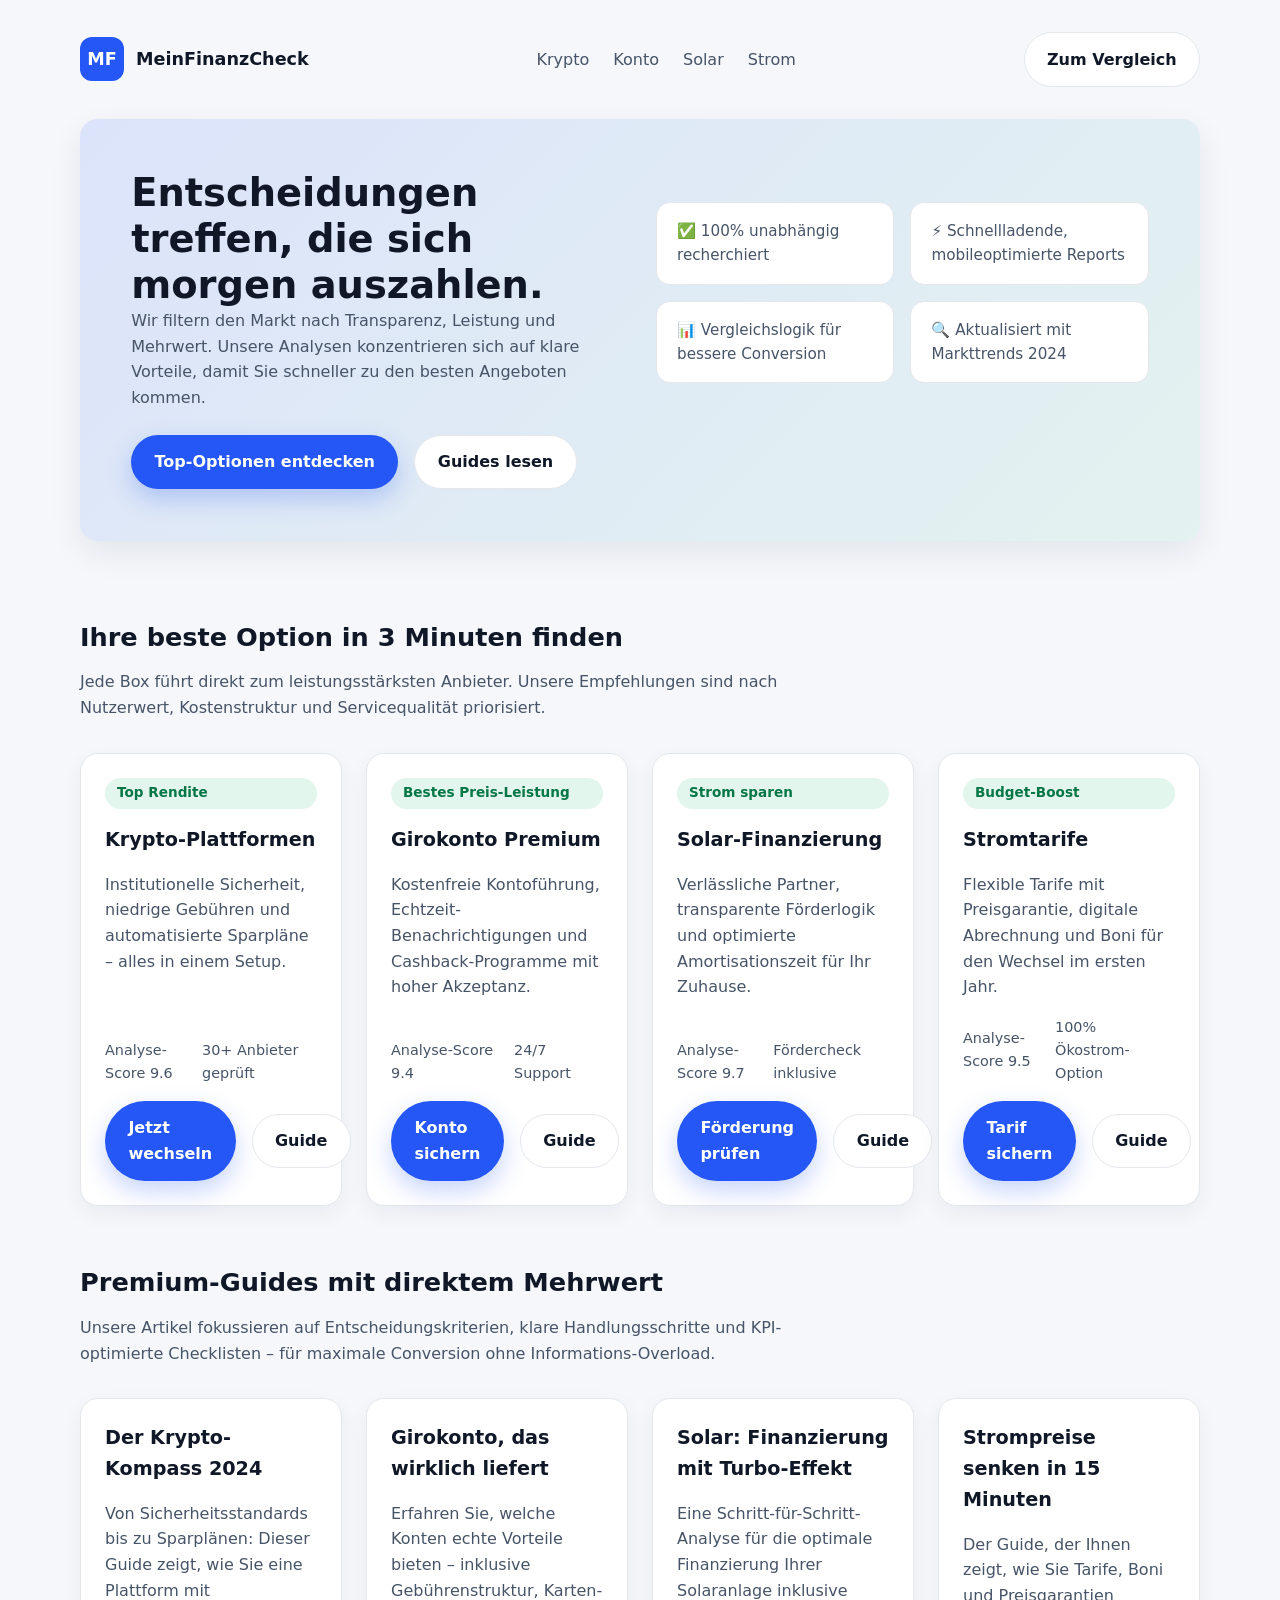
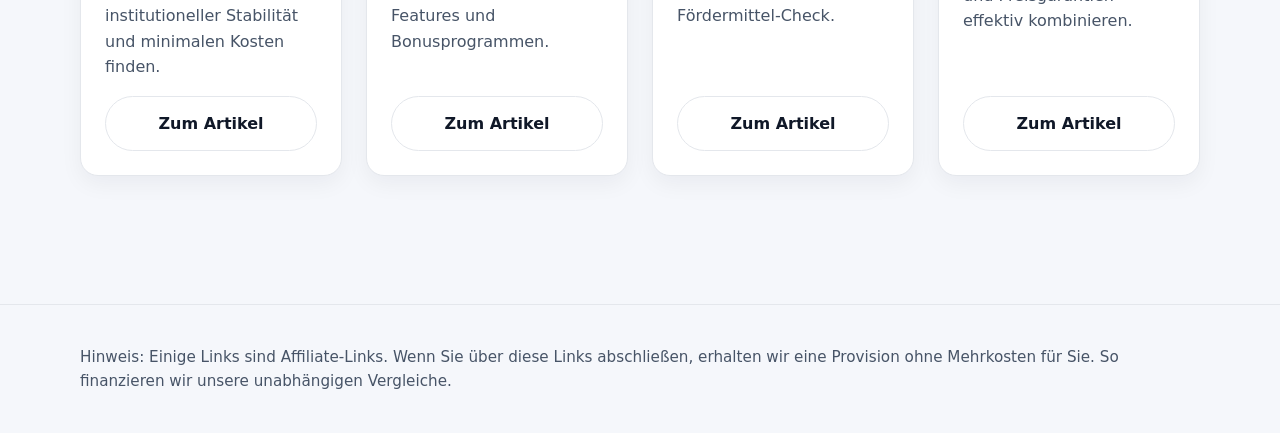
<file: index.html>
<!DOCTYPE html>
<html lang="de">
  <head>
    <meta charset="UTF-8" />
    <meta name="viewport" content="width=device-width, initial-scale=1" />
    <title>MeinFinanzCheck – Premium-Vergleiche für smartere Entscheidungen</title>
    <meta
      name="description"
      content="Vergleiche hochwertige Finanz- und Energieangebote mit klaren Empfehlungen. Professionell aufbereitete Guides für Krypto, Konten, Solar und Strom."
    />
    <link rel="stylesheet" href="styles.css" />
  </head>
  <body>
    <header class="header">
      <div class="container">
        <nav>
          <a class="logo" href="index.html" aria-label="MeinFinanzCheck Startseite">
            <span>MF</span>
            MeinFinanzCheck
          </a>
          <div class="nav-links">
            <a href="krypto.html">Krypto</a>
            <a href="konto.html">Konto</a>
            <a href="solar.html">Solar</a>
            <a href="strom.html">Strom</a>
          </div>
          <a class="button secondary" href="#vergleich">Zum Vergleich</a>
        </nav>

        <section class="hero">
          <div>
            <h1>Entscheidungen treffen, die sich morgen auszahlen.</h1>
            <p>
              Wir filtern den Markt nach Transparenz, Leistung und Mehrwert. Unsere Analysen konzentrieren sich
              auf klare Vorteile, damit Sie schneller zu den besten Angeboten kommen.
            </p>
            <div class="cta-group">
              <a class="button primary" href="#vergleich">Top-Optionen entdecken</a>
              <a class="button secondary" href="#guides">Guides lesen</a>
            </div>
          </div>
          <div>
            <div class="trust">
              <div class="trust-card">✅ 100% unabhängig recherchiert</div>
              <div class="trust-card">⚡ Schnellladende, mobileoptimierte Reports</div>
              <div class="trust-card">📊 Vergleichslogik für bessere Conversion</div>
              <div class="trust-card">🔍 Aktualisiert mit Markttrends 2024</div>
            </div>
          </div>
        </section>
      </div>
    </header>

    <main>
      <section id="vergleich" class="section container">
        <h2>Ihre beste Option in 3 Minuten finden</h2>
        <p class="lead">
          Jede Box führt direkt zum leistungsstärksten Anbieter. Unsere Empfehlungen sind nach Nutzerwert,
          Kostenstruktur und Servicequalität priorisiert.
        </p>

        <div class="card-grid">
          <article class="card">
            <div class="badge">Top Rendite</div>
            <h3>Krypto-Plattformen</h3>
            <p>
              Institutionelle Sicherheit, niedrige Gebühren und automatisierte Sparpläne – alles in einem Setup.
            </p>
            <div class="meta">
              <span>Analyse-Score 9.6</span>
              <span>30+ Anbieter geprüft</span>
            </div>
            <div class="cta">
              <a class="button primary" href="https://example.com/aff/krypto?ref=meinfinanzcheck">Jetzt wechseln</a>
              <a class="button secondary" href="krypto.html">Guide</a>
            </div>
          </article>

          <article class="card">
            <div class="badge">Bestes Preis-Leistung</div>
            <h3>Girokonto Premium</h3>
            <p>
              Kostenfreie Kontoführung, Echtzeit-Benachrichtigungen und Cashback-Programme mit hoher Akzeptanz.
            </p>
            <div class="meta">
              <span>Analyse-Score 9.4</span>
              <span>24/7 Support</span>
            </div>
            <div class="cta">
              <a class="button primary" href="https://example.com/aff/konto?ref=meinfinanzcheck">Konto sichern</a>
              <a class="button secondary" href="konto.html">Guide</a>
            </div>
          </article>

          <article class="card">
            <div class="badge">Strom sparen</div>
            <h3>Solar-Finanzierung</h3>
            <p>
              Verlässliche Partner, transparente Förderlogik und optimierte Amortisationszeit für Ihr Zuhause.
            </p>
            <div class="meta">
              <span>Analyse-Score 9.7</span>
              <span>Fördercheck inklusive</span>
            </div>
            <div class="cta">
              <a class="button primary" href="https://example.com/aff/solar?ref=meinfinanzcheck">Förderung prüfen</a>
              <a class="button secondary" href="solar.html">Guide</a>
            </div>
          </article>

          <article class="card">
            <div class="badge">Budget-Boost</div>
            <h3>Stromtarife</h3>
            <p>
              Flexible Tarife mit Preisgarantie, digitale Abrechnung und Boni für den Wechsel im ersten Jahr.
            </p>
            <div class="meta">
              <span>Analyse-Score 9.5</span>
              <span>100% Ökostrom-Option</span>
            </div>
            <div class="cta">
              <a class="button primary" href="https://example.com/aff/strom?ref=meinfinanzcheck">Tarif sichern</a>
              <a class="button secondary" href="strom.html">Guide</a>
            </div>
          </article>
        </div>
      </section>

      <section id="guides" class="section container">
        <h2>Premium-Guides mit direktem Mehrwert</h2>
        <p class="lead">
          Unsere Artikel fokussieren auf Entscheidungskriterien, klare Handlungsschritte und KPI-optimierte
          Checklisten – für maximale Conversion ohne Informations-Overload.
        </p>

        <div class="card-grid">
          <article class="card">
            <h3>Der Krypto-Kompass 2024</h3>
            <p>
              Von Sicherheitsstandards bis zu Sparplänen: Dieser Guide zeigt, wie Sie eine Plattform mit
              institutioneller Stabilität und minimalen Kosten finden.
            </p>
            <a class="button secondary" href="krypto.html">Zum Artikel</a>
          </article>

          <article class="card">
            <h3>Girokonto, das wirklich liefert</h3>
            <p>
              Erfahren Sie, welche Konten echte Vorteile bieten – inklusive Gebührenstruktur, Karten-Features und
              Bonusprogrammen.
            </p>
            <a class="button secondary" href="konto.html">Zum Artikel</a>
          </article>

          <article class="card">
            <h3>Solar: Finanzierung mit Turbo-Effekt</h3>
            <p>
              Eine Schritt-für-Schritt-Analyse für die optimale Finanzierung Ihrer Solaranlage inklusive
              Fördermittel-Check.
            </p>
            <a class="button secondary" href="solar.html">Zum Artikel</a>
          </article>

          <article class="card">
            <h3>Strompreise senken in 15 Minuten</h3>
            <p>
              Der Guide, der Ihnen zeigt, wie Sie Tarife, Boni und Preisgarantien effektiv kombinieren.
            </p>
            <a class="button secondary" href="strom.html">Zum Artikel</a>
          </article>
        </div>
      </section>
    </main>

    <footer class="footer">
      <div class="container">
        <p>
          Hinweis: Einige Links sind Affiliate-Links. Wenn Sie über diese Links abschließen, erhalten wir eine
          Provision ohne Mehrkosten für Sie. So finanzieren wir unsere unabhängigen Vergleiche.
        </p>
      </div>
    </footer>
  </body>
</html>
</file>
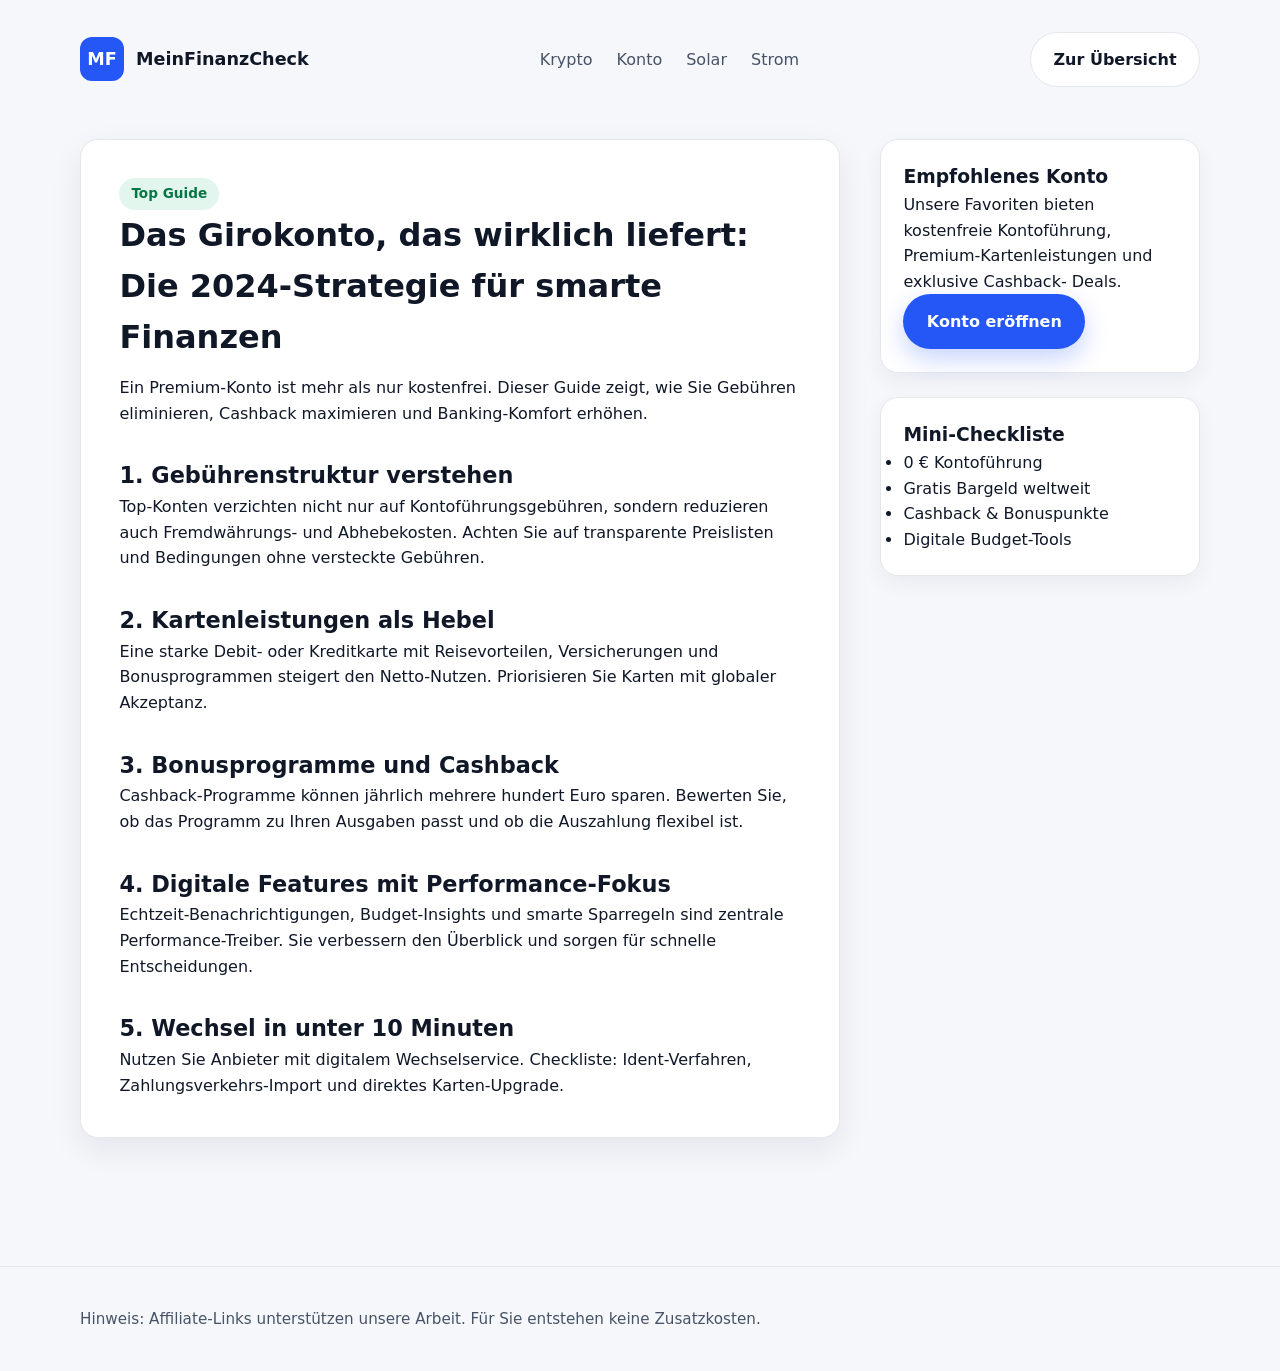
<file: konto.html>
<!DOCTYPE html>
<html lang="de">
  <head>
    <meta charset="UTF-8" />
    <meta name="viewport" content="width=device-width, initial-scale=1" />
    <title>Premium Girokonto Guide – MeinFinanzCheck</title>
    <meta
      name="description"
      content="Girokonto-Guide mit Fokus auf Gebühren, Kartenleistungen und Bonusprogramme. Finden Sie das Konto mit maximalem Mehrwert."
    />
    <link rel="stylesheet" href="styles.css" />
  </head>
  <body>
    <header class="header">
      <div class="container">
        <nav>
          <a class="logo" href="index.html"><span>MF</span>MeinFinanzCheck</a>
          <div class="nav-links">
            <a href="krypto.html">Krypto</a>
            <a href="konto.html">Konto</a>
            <a href="solar.html">Solar</a>
            <a href="strom.html">Strom</a>
          </div>
          <a class="button secondary" href="index.html#vergleich">Zur Übersicht</a>
        </nav>
      </div>
    </header>

    <main class="container">
      <div class="article-layout">
        <article class="article">
          <p class="badge">Top Guide</p>
          <h1>Das Girokonto, das wirklich liefert: Die 2024-Strategie für smarte Finanzen</h1>
          <p class="lead">
            Ein Premium-Konto ist mehr als nur kostenfrei. Dieser Guide zeigt, wie Sie Gebühren eliminieren,
            Cashback maximieren und Banking-Komfort erhöhen.
          </p>

          <h2>1. Gebührenstruktur verstehen</h2>
          <p>
            Top-Konten verzichten nicht nur auf Kontoführungsgebühren, sondern reduzieren auch Fremdwährungs- und
            Abhebekosten. Achten Sie auf transparente Preislisten und Bedingungen ohne versteckte Gebühren.
          </p>

          <h2>2. Kartenleistungen als Hebel</h2>
          <p>
            Eine starke Debit- oder Kreditkarte mit Reisevorteilen, Versicherungen und Bonusprogrammen steigert den
            Netto-Nutzen. Priorisieren Sie Karten mit globaler Akzeptanz.
          </p>

          <h2>3. Bonusprogramme und Cashback</h2>
          <p>
            Cashback-Programme können jährlich mehrere hundert Euro sparen. Bewerten Sie, ob das Programm zu Ihren
            Ausgaben passt und ob die Auszahlung flexibel ist.
          </p>

          <h2>4. Digitale Features mit Performance-Fokus</h2>
          <p>
            Echtzeit-Benachrichtigungen, Budget-Insights und smarte Sparregeln sind zentrale Performance-Treiber.
            Sie verbessern den Überblick und sorgen für schnelle Entscheidungen.
          </p>

          <h2>5. Wechsel in unter 10 Minuten</h2>
          <p>
            Nutzen Sie Anbieter mit digitalem Wechselservice. Checkliste: Ident-Verfahren, Zahlungsverkehrs-Import
            und direktes Karten-Upgrade.
          </p>
        </article>

        <aside class="sidebar">
          <div class="sidebar-card">
            <h3>Empfohlenes Konto</h3>
            <p>
              Unsere Favoriten bieten kostenfreie Kontoführung, Premium-Kartenleistungen und exklusive Cashback-
              Deals.
            </p>
            <a class="button primary" href="https://example.com/aff/konto?ref=meinfinanzcheck">Konto eröffnen</a>
          </div>
          <div class="sidebar-card">
            <h3>Mini-Checkliste</h3>
            <ul>
              <li>0 € Kontoführung</li>
              <li>Gratis Bargeld weltweit</li>
              <li>Cashback & Bonuspunkte</li>
              <li>Digitale Budget-Tools</li>
            </ul>
          </div>
        </aside>
      </div>
    </main>

    <footer class="footer">
      <div class="container">
        <p>
          Hinweis: Affiliate-Links unterstützen unsere Arbeit. Für Sie entstehen keine Zusatzkosten.
        </p>
      </div>
    </footer>
  </body>
</html>
</file>
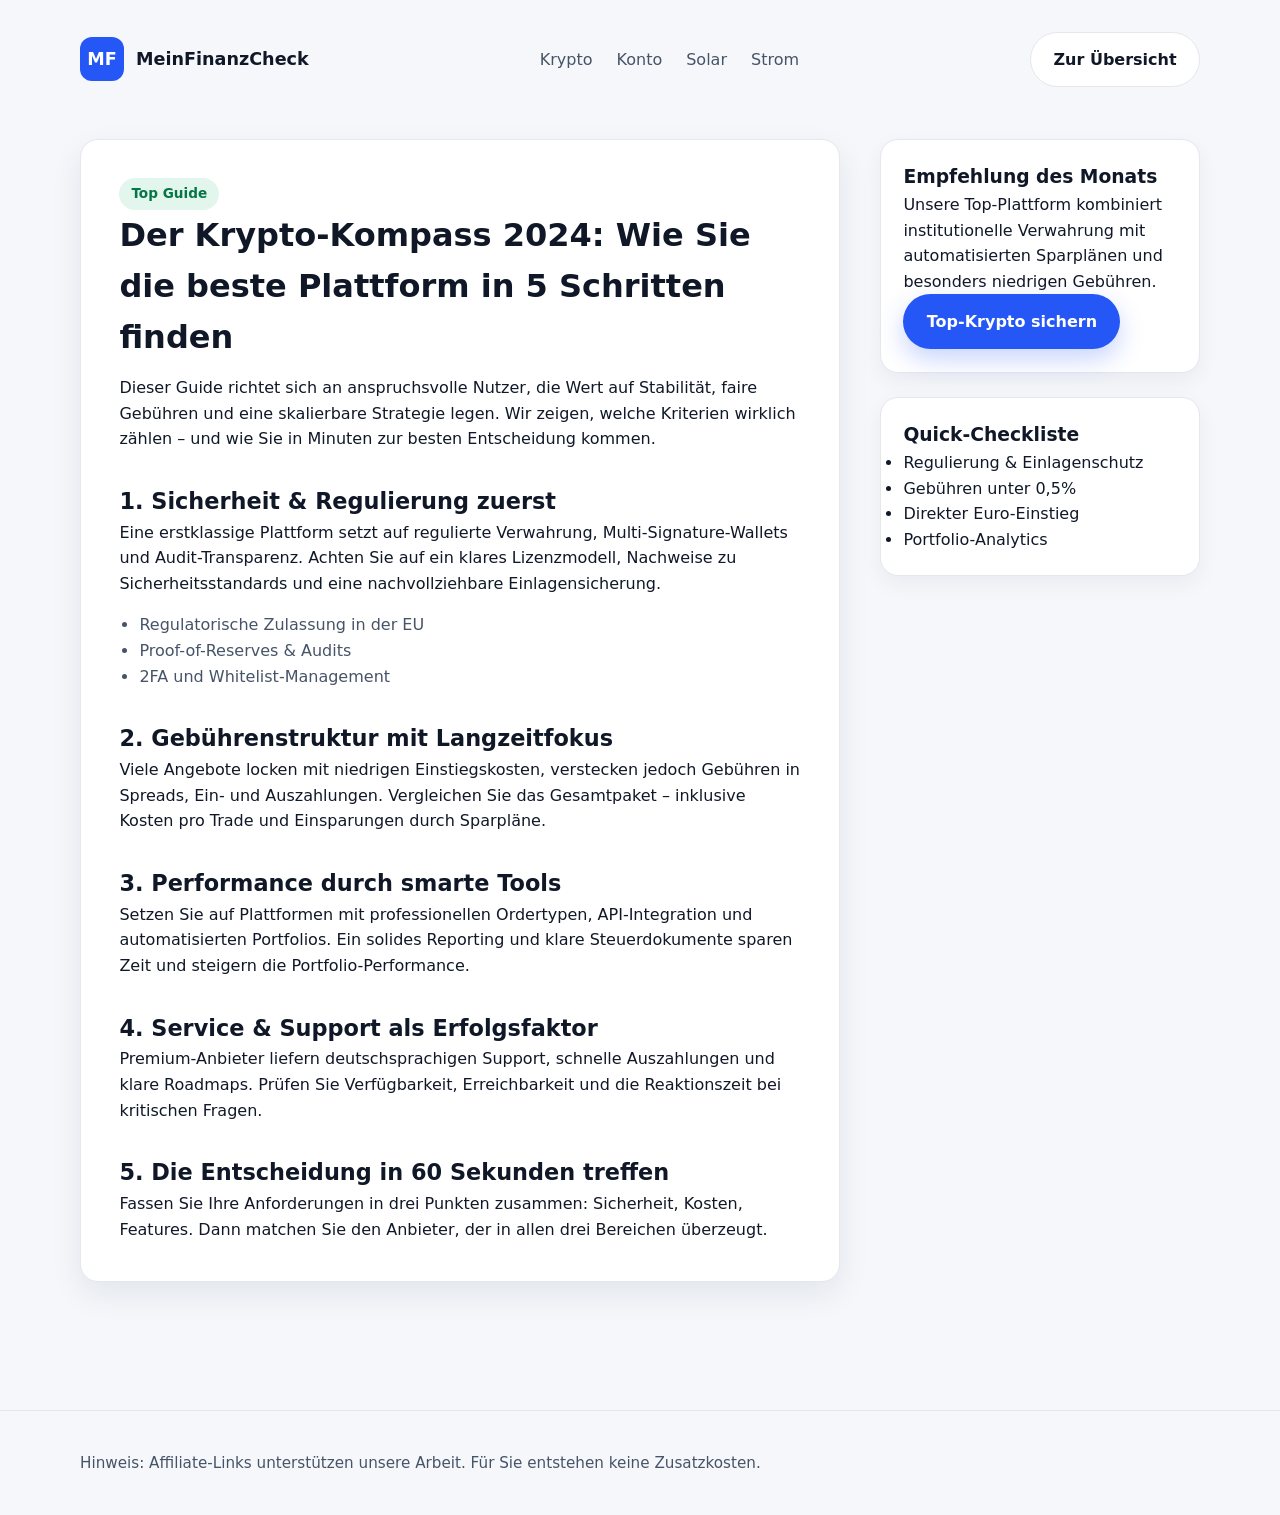
<file: krypto.html>
<!DOCTYPE html>
<html lang="de">
  <head>
    <meta charset="UTF-8" />
    <meta name="viewport" content="width=device-width, initial-scale=1" />
    <title>Der Krypto-Kompass 2024 – MeinFinanzCheck</title>
    <meta
      name="description"
      content="Hochwertiger Krypto-Guide mit Fokus auf Sicherheit, Gebühren und Performance. Finden Sie die beste Plattform mit maximalem Mehrwert."
    />
    <link rel="stylesheet" href="styles.css" />
  </head>
  <body>
    <header class="header">
      <div class="container">
        <nav>
          <a class="logo" href="index.html"><span>MF</span>MeinFinanzCheck</a>
          <div class="nav-links">
            <a href="krypto.html">Krypto</a>
            <a href="konto.html">Konto</a>
            <a href="solar.html">Solar</a>
            <a href="strom.html">Strom</a>
          </div>
          <a class="button secondary" href="index.html#vergleich">Zur Übersicht</a>
        </nav>
      </div>
    </header>

    <main class="container">
      <div class="article-layout">
        <article class="article">
          <p class="badge">Top Guide</p>
          <h1>Der Krypto-Kompass 2024: Wie Sie die beste Plattform in 5 Schritten finden</h1>
          <p class="lead">
            Dieser Guide richtet sich an anspruchsvolle Nutzer, die Wert auf Stabilität, faire Gebühren und eine
            skalierbare Strategie legen. Wir zeigen, welche Kriterien wirklich zählen – und wie Sie in Minuten zur
            besten Entscheidung kommen.
          </p>

          <h2>1. Sicherheit & Regulierung zuerst</h2>
          <p>
            Eine erstklassige Plattform setzt auf regulierte Verwahrung, Multi-Signature-Wallets und
            Audit-Transparenz. Achten Sie auf ein klares Lizenzmodell, Nachweise zu Sicherheitsstandards und eine
            nachvollziehbare Einlagensicherung.
          </p>
          <ul>
            <li>Regulatorische Zulassung in der EU</li>
            <li>Proof-of-Reserves & Audits</li>
            <li>2FA und Whitelist-Management</li>
          </ul>

          <h2>2. Gebührenstruktur mit Langzeitfokus</h2>
          <p>
            Viele Angebote locken mit niedrigen Einstiegskosten, verstecken jedoch Gebühren in Spreads, Ein- und
            Auszahlungen. Vergleichen Sie das Gesamtpaket – inklusive Kosten pro Trade und Einsparungen durch
            Sparpläne.
          </p>

          <h2>3. Performance durch smarte Tools</h2>
          <p>
            Setzen Sie auf Plattformen mit professionellen Ordertypen, API-Integration und automatisierten
            Portfolios. Ein solides Reporting und klare Steuerdokumente sparen Zeit und steigern die
            Portfolio-Performance.
          </p>

          <h2>4. Service & Support als Erfolgsfaktor</h2>
          <p>
            Premium-Anbieter liefern deutschsprachigen Support, schnelle Auszahlungen und klare Roadmaps. Prüfen
            Sie Verfügbarkeit, Erreichbarkeit und die Reaktionszeit bei kritischen Fragen.
          </p>

          <h2>5. Die Entscheidung in 60 Sekunden treffen</h2>
          <p>
            Fassen Sie Ihre Anforderungen in drei Punkten zusammen: Sicherheit, Kosten, Features. Dann matchen Sie
            den Anbieter, der in allen drei Bereichen überzeugt.
          </p>
        </article>

        <aside class="sidebar">
          <div class="sidebar-card">
            <h3>Empfehlung des Monats</h3>
            <p>
              Unsere Top-Plattform kombiniert institutionelle Verwahrung mit automatisierten Sparplänen und
              besonders niedrigen Gebühren.
            </p>
            <a class="button primary" href="https://example.com/aff/krypto?ref=meinfinanzcheck">Top-Krypto sichern</a>
          </div>
          <div class="sidebar-card">
            <h3>Quick-Checkliste</h3>
            <ul>
              <li>Regulierung & Einlagenschutz</li>
              <li>Gebühren unter 0,5%</li>
              <li>Direkter Euro-Einstieg</li>
              <li>Portfolio-Analytics</li>
            </ul>
          </div>
        </aside>
      </div>
    </main>

    <footer class="footer">
      <div class="container">
        <p>
          Hinweis: Affiliate-Links unterstützen unsere Arbeit. Für Sie entstehen keine Zusatzkosten.
        </p>
      </div>
    </footer>
  </body>
</html>
</file>
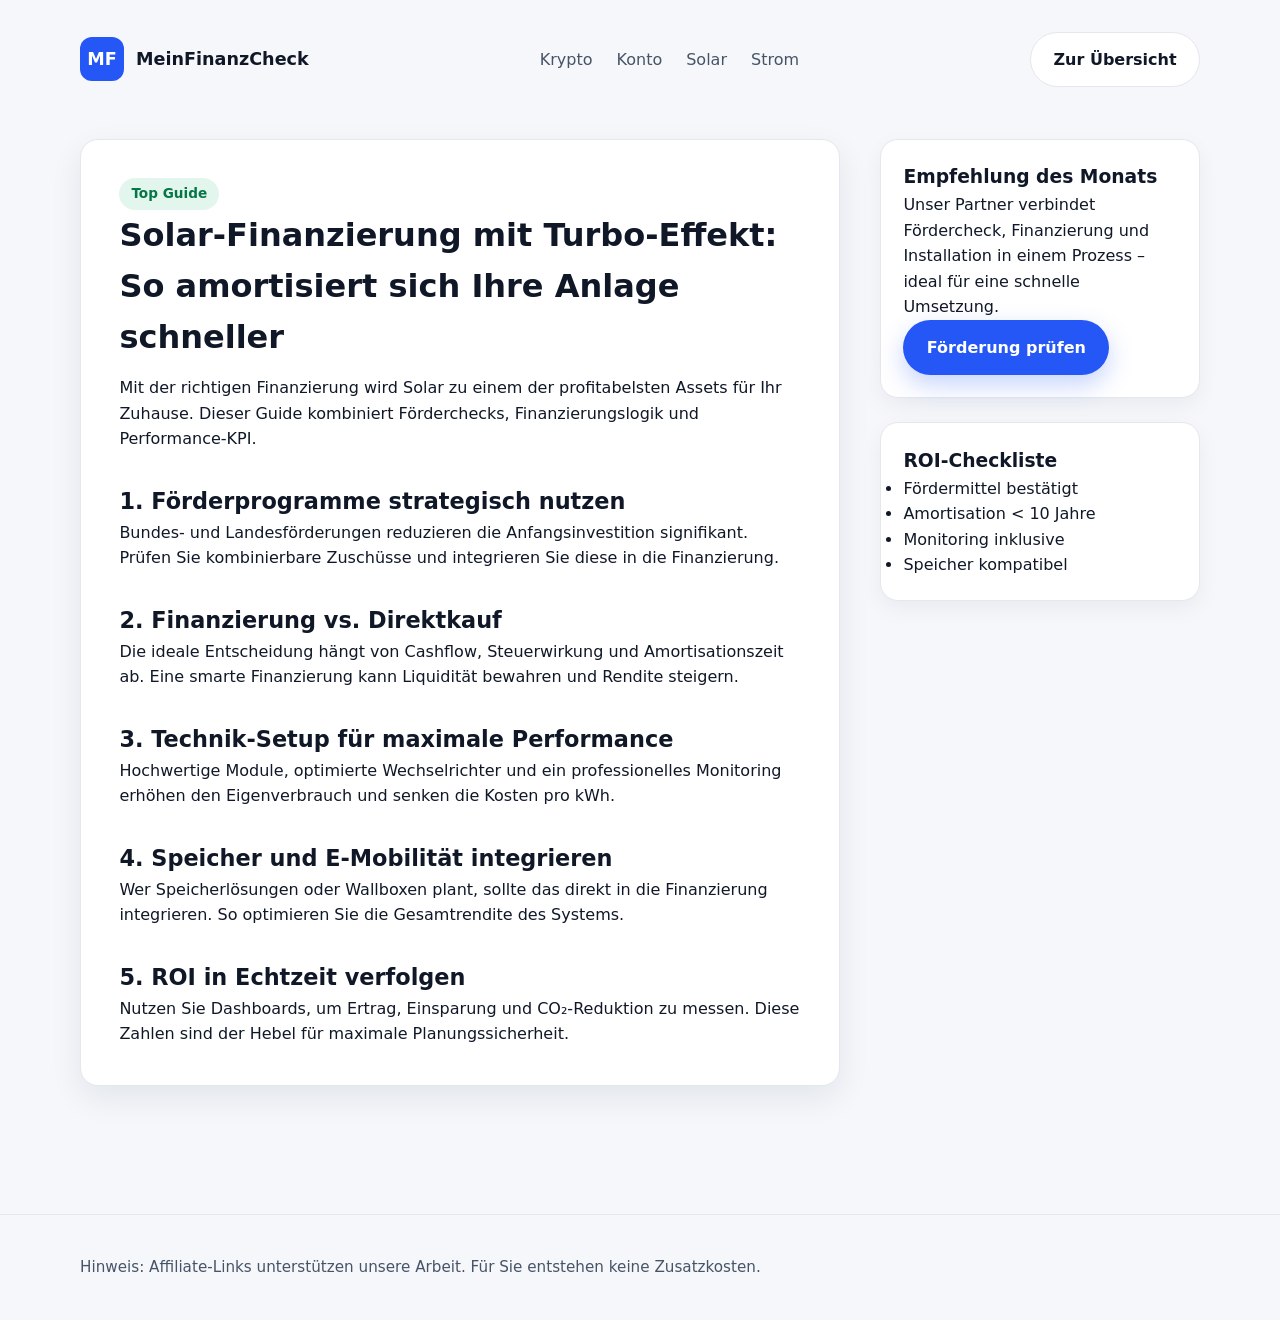
<file: solar.html>
<!DOCTYPE html>
<html lang="de">
  <head>
    <meta charset="UTF-8" />
    <meta name="viewport" content="width=device-width, initial-scale=1" />
    <title>Solar-Finanzierung Guide – MeinFinanzCheck</title>
    <meta
      name="description"
      content="Professioneller Solar-Guide mit Fokus auf Finanzierung, Förderprogramme und Amortisationszeit. Optimiert für maximale Einsparung."
    />
    <link rel="stylesheet" href="styles.css" />
  </head>
  <body>
    <header class="header">
      <div class="container">
        <nav>
          <a class="logo" href="index.html"><span>MF</span>MeinFinanzCheck</a>
          <div class="nav-links">
            <a href="krypto.html">Krypto</a>
            <a href="konto.html">Konto</a>
            <a href="solar.html">Solar</a>
            <a href="strom.html">Strom</a>
          </div>
          <a class="button secondary" href="index.html#vergleich">Zur Übersicht</a>
        </nav>
      </div>
    </header>

    <main class="container">
      <div class="article-layout">
        <article class="article">
          <p class="badge">Top Guide</p>
          <h1>Solar-Finanzierung mit Turbo-Effekt: So amortisiert sich Ihre Anlage schneller</h1>
          <p class="lead">
            Mit der richtigen Finanzierung wird Solar zu einem der profitabelsten Assets für Ihr Zuhause. Dieser
            Guide kombiniert Förderchecks, Finanzierungslogik und Performance-KPI.
          </p>

          <h2>1. Förderprogramme strategisch nutzen</h2>
          <p>
            Bundes- und Landesförderungen reduzieren die Anfangsinvestition signifikant. Prüfen Sie kombinierbare
            Zuschüsse und integrieren Sie diese in die Finanzierung.
          </p>

          <h2>2. Finanzierung vs. Direktkauf</h2>
          <p>
            Die ideale Entscheidung hängt von Cashflow, Steuerwirkung und Amortisationszeit ab. Eine smarte
            Finanzierung kann Liquidität bewahren und Rendite steigern.
          </p>

          <h2>3. Technik-Setup für maximale Performance</h2>
          <p>
            Hochwertige Module, optimierte Wechselrichter und ein professionelles Monitoring erhöhen den
            Eigenverbrauch und senken die Kosten pro kWh.
          </p>

          <h2>4. Speicher und E-Mobilität integrieren</h2>
          <p>
            Wer Speicherlösungen oder Wallboxen plant, sollte das direkt in die Finanzierung integrieren. So
            optimieren Sie die Gesamtrendite des Systems.
          </p>

          <h2>5. ROI in Echtzeit verfolgen</h2>
          <p>
            Nutzen Sie Dashboards, um Ertrag, Einsparung und CO₂-Reduktion zu messen. Diese Zahlen sind der Hebel
            für maximale Planungssicherheit.
          </p>
        </article>

        <aside class="sidebar">
          <div class="sidebar-card">
            <h3>Empfehlung des Monats</h3>
            <p>
              Unser Partner verbindet Fördercheck, Finanzierung und Installation in einem Prozess – ideal für eine
              schnelle Umsetzung.
            </p>
            <a class="button primary" href="https://example.com/aff/solar?ref=meinfinanzcheck">Förderung prüfen</a>
          </div>
          <div class="sidebar-card">
            <h3>ROI-Checkliste</h3>
            <ul>
              <li>Fördermittel bestätigt</li>
              <li>Amortisation &lt; 10 Jahre</li>
              <li>Monitoring inklusive</li>
              <li>Speicher kompatibel</li>
            </ul>
          </div>
        </aside>
      </div>
    </main>

    <footer class="footer">
      <div class="container">
        <p>
          Hinweis: Affiliate-Links unterstützen unsere Arbeit. Für Sie entstehen keine Zusatzkosten.
        </p>
      </div>
    </footer>
  </body>
</html>
</file>
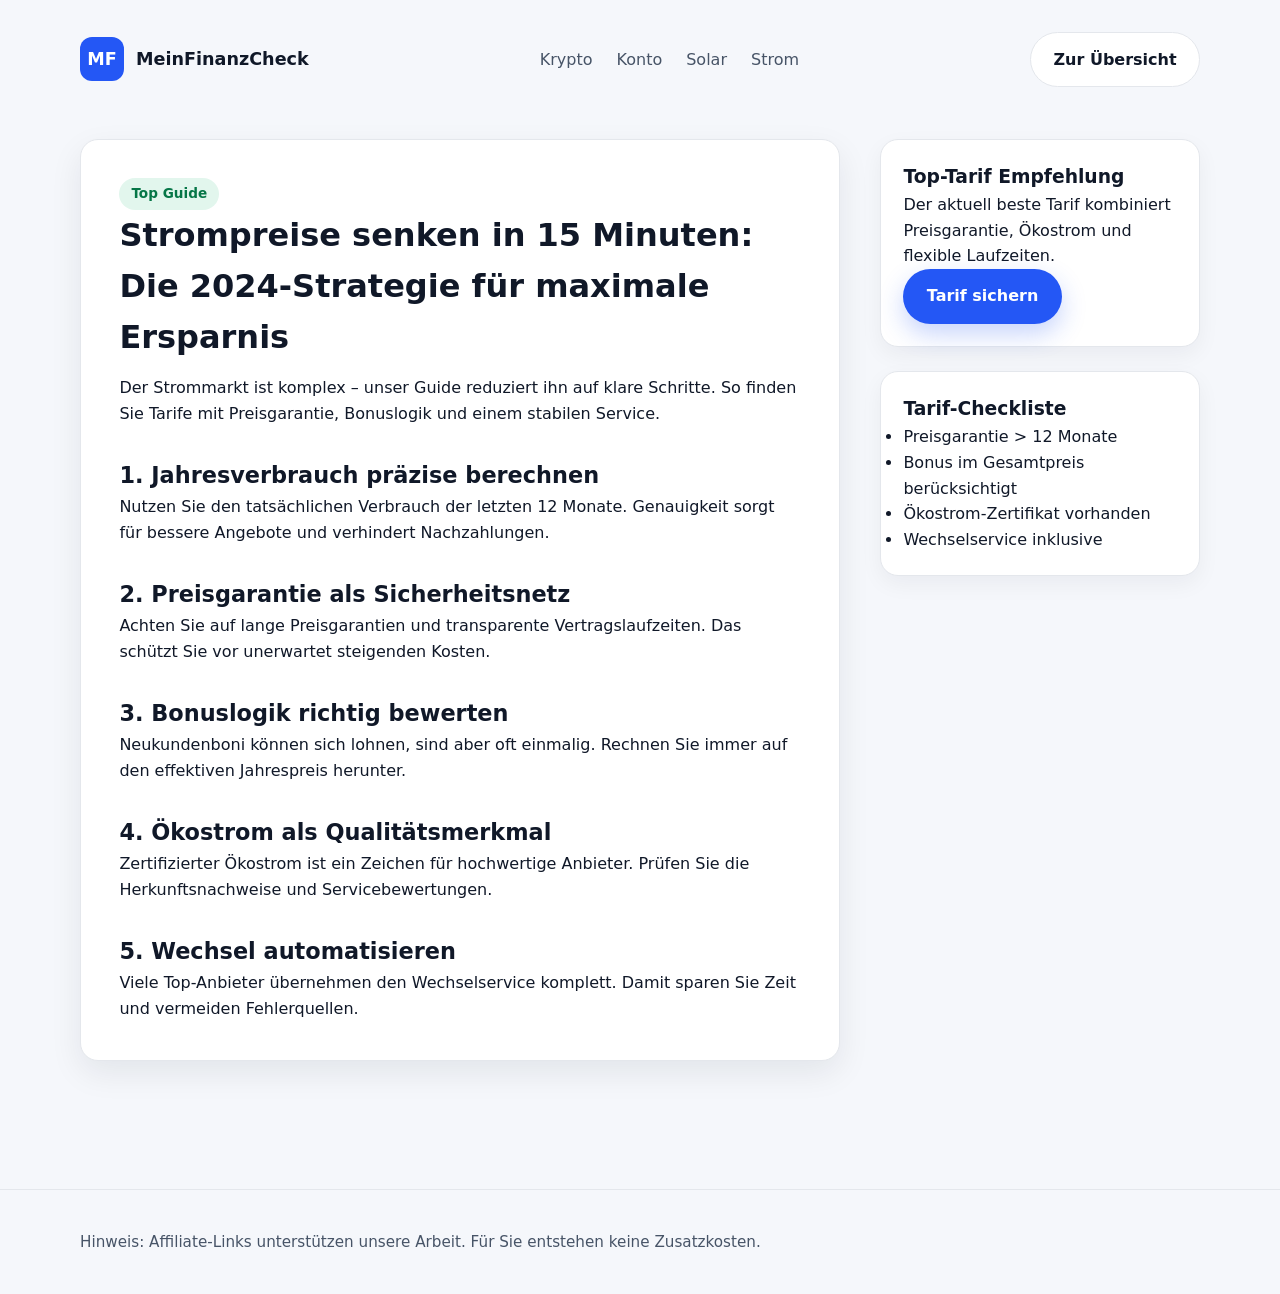
<file: strom.html>
<!DOCTYPE html>
<html lang="de">
  <head>
    <meta charset="UTF-8" />
    <meta name="viewport" content="width=device-width, initial-scale=1" />
    <title>Stromtarif Guide – MeinFinanzCheck</title>
    <meta
      name="description"
      content="Stromtarif-Guide mit Fokus auf Preisgarantie, Boni und Ökostrom. So senken Sie Ihre Kosten in Minuten."
    />
    <link rel="stylesheet" href="styles.css" />
  </head>
  <body>
    <header class="header">
      <div class="container">
        <nav>
          <a class="logo" href="index.html"><span>MF</span>MeinFinanzCheck</a>
          <div class="nav-links">
            <a href="krypto.html">Krypto</a>
            <a href="konto.html">Konto</a>
            <a href="solar.html">Solar</a>
            <a href="strom.html">Strom</a>
          </div>
          <a class="button secondary" href="index.html#vergleich">Zur Übersicht</a>
        </nav>
      </div>
    </header>

    <main class="container">
      <div class="article-layout">
        <article class="article">
          <p class="badge">Top Guide</p>
          <h1>Strompreise senken in 15 Minuten: Die 2024-Strategie für maximale Ersparnis</h1>
          <p class="lead">
            Der Strommarkt ist komplex – unser Guide reduziert ihn auf klare Schritte. So finden Sie Tarife mit
            Preisgarantie, Bonuslogik und einem stabilen Service.
          </p>

          <h2>1. Jahresverbrauch präzise berechnen</h2>
          <p>
            Nutzen Sie den tatsächlichen Verbrauch der letzten 12 Monate. Genauigkeit sorgt für bessere Angebote
            und verhindert Nachzahlungen.
          </p>

          <h2>2. Preisgarantie als Sicherheitsnetz</h2>
          <p>
            Achten Sie auf lange Preisgarantien und transparente Vertragslaufzeiten. Das schützt Sie vor unerwartet
            steigenden Kosten.
          </p>

          <h2>3. Bonuslogik richtig bewerten</h2>
          <p>
            Neukundenboni können sich lohnen, sind aber oft einmalig. Rechnen Sie immer auf den effektiven
            Jahrespreis herunter.
          </p>

          <h2>4. Ökostrom als Qualitätsmerkmal</h2>
          <p>
            Zertifizierter Ökostrom ist ein Zeichen für hochwertige Anbieter. Prüfen Sie die Herkunftsnachweise
            und Servicebewertungen.
          </p>

          <h2>5. Wechsel automatisieren</h2>
          <p>
            Viele Top-Anbieter übernehmen den Wechselservice komplett. Damit sparen Sie Zeit und vermeiden
            Fehlerquellen.
          </p>
        </article>

        <aside class="sidebar">
          <div class="sidebar-card">
            <h3>Top-Tarif Empfehlung</h3>
            <p>
              Der aktuell beste Tarif kombiniert Preisgarantie, Ökostrom und flexible Laufzeiten.
            </p>
            <a class="button primary" href="https://example.com/aff/strom?ref=meinfinanzcheck">Tarif sichern</a>
          </div>
          <div class="sidebar-card">
            <h3>Tarif-Checkliste</h3>
            <ul>
              <li>Preisgarantie &gt; 12 Monate</li>
              <li>Bonus im Gesamtpreis berücksichtigt</li>
              <li>Ökostrom-Zertifikat vorhanden</li>
              <li>Wechselservice inklusive</li>
            </ul>
          </div>
        </aside>
      </div>
    </main>

    <footer class="footer">
      <div class="container">
        <p>
          Hinweis: Affiliate-Links unterstützen unsere Arbeit. Für Sie entstehen keine Zusatzkosten.
        </p>
      </div>
    </footer>
  </body>
</html>
</file>
<file: styles.css>
:root {
  color-scheme: light;
  --bg: #f5f7fb;
  --surface: #ffffff;
  --text: #101828;
  --muted: #475467;
  --primary: #2457f5;
  --primary-dark: #1e3fb8;
  --accent: #12b76a;
  --border: #e4e7ec;
  --shadow: 0 12px 32px rgba(16, 24, 40, 0.08);
  --radius: 18px;
  --max-width: 1120px;
  --spacing: clamp(1.25rem, 2vw, 2rem);
  --font: "Inter", "Segoe UI", system-ui, -apple-system, sans-serif;
}

* {
  box-sizing: border-box;
  margin: 0;
  padding: 0;
}

body {
  font-family: var(--font);
  background: var(--bg);
  color: var(--text);
  line-height: 1.6;
}

img {
  max-width: 100%;
  display: block;
}

a {
  color: inherit;
  text-decoration: none;
}

main {
  padding: 0 0 4rem;
}

.container {
  width: min(var(--max-width), 92vw);
  margin: 0 auto;
}

.header {
  padding: 2rem 0 1.25rem;
}

.header nav {
  display: flex;
  align-items: center;
  justify-content: space-between;
  gap: 2rem;
}

.logo {
  display: inline-flex;
  align-items: center;
  gap: 0.75rem;
  font-weight: 700;
  font-size: 1.1rem;
}

.logo span {
  display: inline-flex;
  align-items: center;
  justify-content: center;
  width: 44px;
  height: 44px;
  background: var(--primary);
  color: #fff;
  border-radius: 12px;
  font-weight: 600;
}

.nav-links {
  display: flex;
  gap: 1.5rem;
  color: var(--muted);
  font-weight: 500;
}

.hero {
  margin-top: 2rem;
  background: linear-gradient(135deg, rgba(36, 87, 245, 0.12), rgba(18, 183, 106, 0.08));
  border-radius: var(--radius);
  padding: clamp(2rem, 4vw, 3.5rem);
  display: grid;
  gap: 2rem;
  grid-template-columns: repeat(auto-fit, minmax(260px, 1fr));
  box-shadow: var(--shadow);
}

.hero h1 {
  font-size: clamp(2rem, 3vw, 2.8rem);
  line-height: 1.2;
}

.hero p {
  color: var(--muted);
}

.hero .cta-group {
  display: flex;
  flex-wrap: wrap;
  gap: 1rem;
  margin-top: 1.5rem;
}

.button {
  display: inline-flex;
  align-items: center;
  justify-content: center;
  gap: 0.5rem;
  padding: 0.85rem 1.4rem;
  border-radius: 999px;
  font-weight: 600;
  border: 1px solid transparent;
  transition: transform 0.2s ease, box-shadow 0.2s ease;
}

.button.primary {
  background: var(--primary);
  color: #fff;
  box-shadow: 0 10px 24px rgba(36, 87, 245, 0.25);
}

.button.secondary {
  background: #fff;
  border-color: var(--border);
  color: var(--text);
}

.button:hover {
  transform: translateY(-1px);
}

.trust {
  display: grid;
  gap: 1rem;
  grid-template-columns: repeat(auto-fit, minmax(180px, 1fr));
  margin-top: 2rem;
}

.trust-card {
  background: var(--surface);
  padding: 1rem 1.25rem;
  border-radius: 14px;
  border: 1px solid var(--border);
  color: var(--muted);
  font-size: 0.95rem;
}

.section {
  margin-top: 3.5rem;
}

.section h2 {
  font-size: clamp(1.5rem, 2vw, 2rem);
  margin-bottom: 0.75rem;
}

.section p.lead {
  color: var(--muted);
  max-width: 720px;
}

.card-grid {
  display: grid;
  gap: 1.5rem;
  grid-template-columns: repeat(auto-fit, minmax(250px, 1fr));
  margin-top: 2rem;
}

.card {
  background: var(--surface);
  padding: 1.5rem;
  border-radius: var(--radius);
  border: 1px solid var(--border);
  box-shadow: 0 8px 22px rgba(15, 23, 42, 0.05);
  display: flex;
  flex-direction: column;
  gap: 1rem;
}

.card h3 {
  font-size: 1.2rem;
}

.card p {
  color: var(--muted);
  flex: 1;
}

.card .meta {
  display: flex;
  align-items: center;
  justify-content: space-between;
  color: var(--muted);
  font-size: 0.9rem;
}

.card .cta {
  display: flex;
  align-items: center;
  justify-content: space-between;
  gap: 1rem;
}

.badge {
  display: inline-flex;
  align-items: center;
  gap: 0.35rem;
  background: rgba(18, 183, 106, 0.12);
  color: #067647;
  border-radius: 999px;
  padding: 0.3rem 0.75rem;
  font-weight: 600;
  font-size: 0.85rem;
}

.article-layout {
  margin-top: 2rem;
  display: grid;
  grid-template-columns: minmax(0, 1fr) minmax(240px, 320px);
  gap: 2.5rem;
}

.article {
  background: var(--surface);
  border-radius: var(--radius);
  border: 1px solid var(--border);
  padding: clamp(1.75rem, 3vw, 2.5rem);
  box-shadow: var(--shadow);
}

.article h1 {
  font-size: clamp(2rem, 2.5vw, 2.5rem);
  margin-bottom: 0.75rem;
}

.article h2 {
  margin-top: 2rem;
  font-size: 1.4rem;
}

.article ul {
  margin: 1rem 0 0 1.25rem;
  color: var(--muted);
}

.sidebar {
  display: flex;
  flex-direction: column;
  gap: 1.5rem;
}

.sidebar-card {
  background: var(--surface);
  border-radius: var(--radius);
  border: 1px solid var(--border);
  padding: 1.4rem;
  box-shadow: 0 8px 22px rgba(15, 23, 42, 0.05);
}

.footer {
  margin-top: 4rem;
  padding: 2.5rem 0;
  border-top: 1px solid var(--border);
  color: var(--muted);
  font-size: 0.95rem;
}

@media (max-width: 900px) {
  .article-layout {
    grid-template-columns: 1fr;
  }

  .nav-links {
    display: none;
  }
}
</file>
